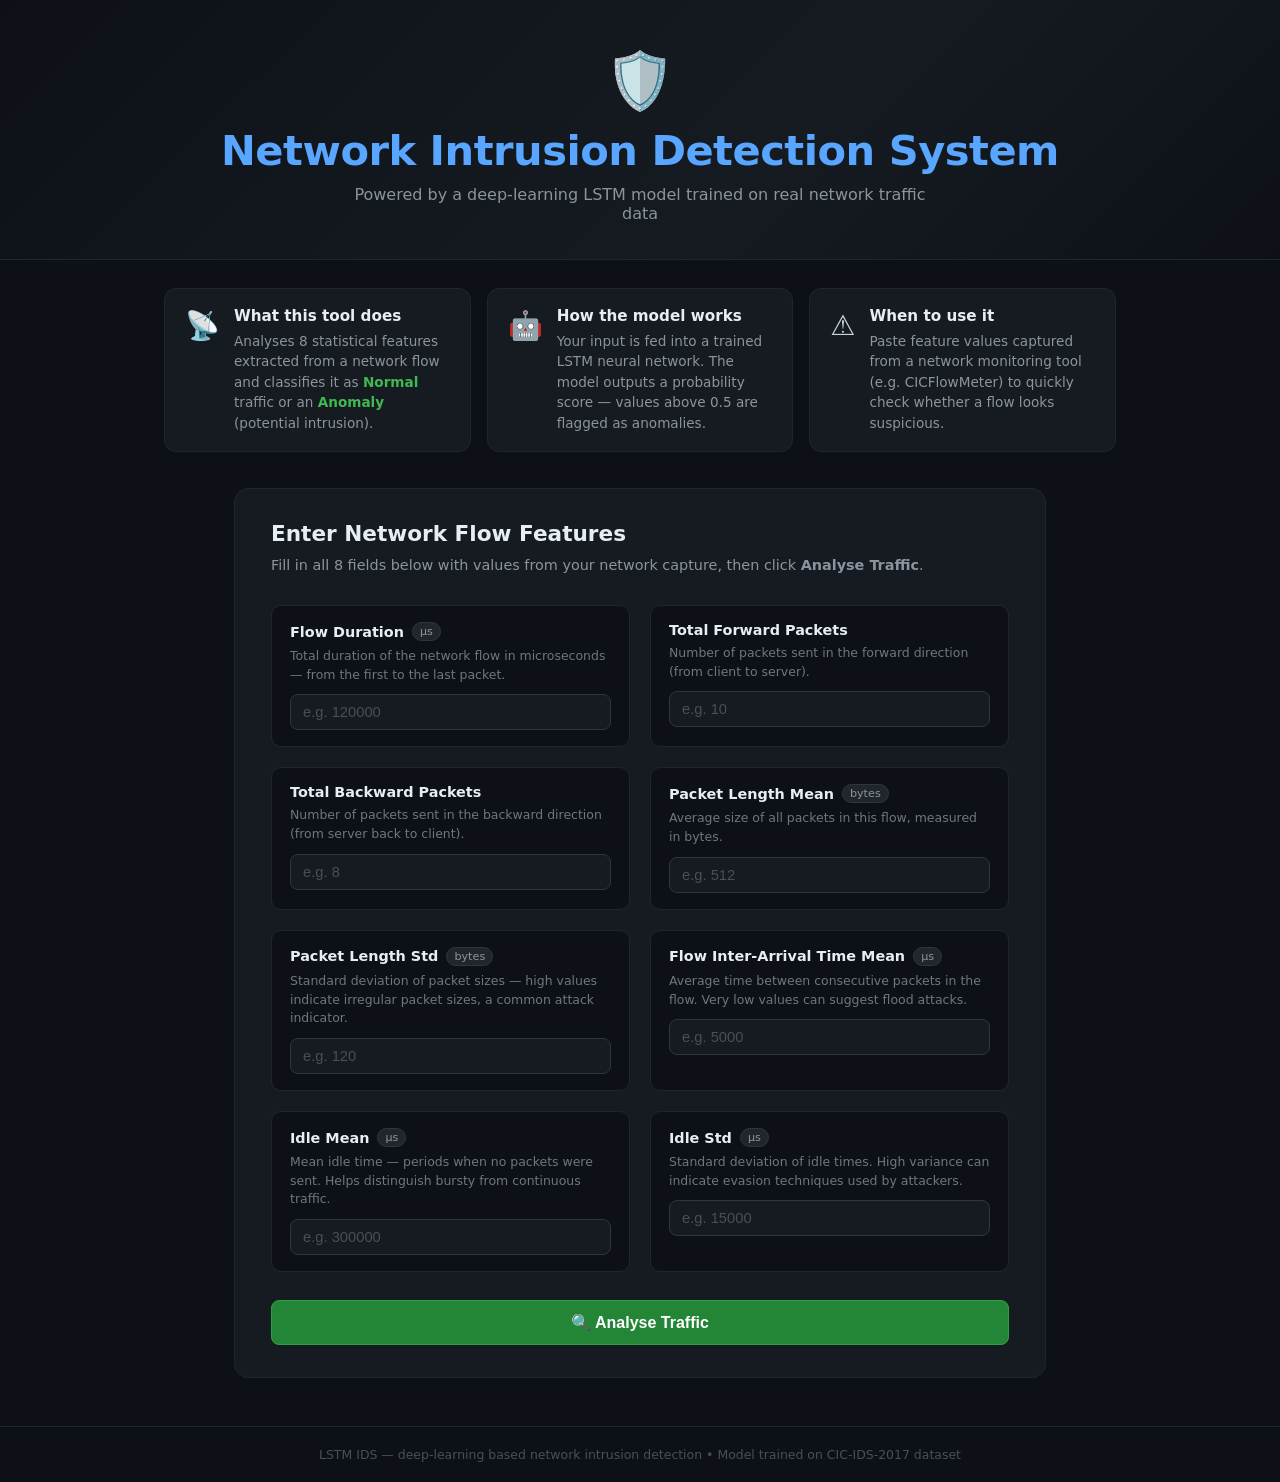
<file: index.html>
<!DOCTYPE html>
<html lang="en">
<head>
  <meta charset="UTF-8">
  <meta name="viewport" content="width=device-width, initial-scale=1.0">
  <title>LSTM Intrusion Detection System</title>
  <link rel="stylesheet" href="style.css">
</head>
<body>

  <!-- Header / Hero -->
  <header class="hero">
    <div class="hero-icon">🛡️</div>
    <h1>Network Intrusion Detection System</h1>
    <p class="hero-subtitle">Powered by a deep-learning LSTM model trained on real network traffic data</p>
  </header>

  <!-- How it works -->
  <section class="info-banner">
    <div class="info-card">
      <span class="info-icon">📡</span>
      <div>
        <strong>What this tool does</strong>
        <p>Analyses 8 statistical features extracted from a network flow and classifies it as <em>Normal</em> traffic or an <em>Anomaly</em> (potential intrusion).</p>
      </div>
    </div>
    <div class="info-card">
      <span class="info-icon">🤖</span>
      <div>
        <strong>How the model works</strong>
        <p>Your input is fed into a trained LSTM neural network. The model outputs a probability score — values above 0.5 are flagged as anomalies.</p>
      </div>
    </div>
    <div class="info-card">
      <span class="info-icon">⚠️</span>
      <div>
        <strong>When to use it</strong>
        <p>Paste feature values captured from a network monitoring tool (e.g. CICFlowMeter) to quickly check whether a flow looks suspicious.</p>
      </div>
    </div>
  </section>

  <!-- Feature input form -->
  <main>
    <div class="form-card">
      <h2 class="form-title">Enter Network Flow Features</h2>
      <p class="form-desc">Fill in all 8 fields below with values from your network capture, then click <strong>Analyse Traffic</strong>.</p>

      <div class="fields-grid">

        <div class="field-group">
          <label for="f1">Flow Duration <span class="badge">µs</span></label>
          <p class="field-desc">Total duration of the network flow in microseconds — from the first to the last packet.</p>
          <input type="number" id="f1" placeholder="e.g. 120000" step="any">
        </div>

        <div class="field-group">
          <label for="f2">Total Forward Packets</label>
          <p class="field-desc">Number of packets sent in the forward direction (from client to server).</p>
          <input type="number" id="f2" placeholder="e.g. 10" step="any">
        </div>

        <div class="field-group">
          <label for="f3">Total Backward Packets</label>
          <p class="field-desc">Number of packets sent in the backward direction (from server back to client).</p>
          <input type="number" id="f3" placeholder="e.g. 8" step="any">
        </div>

        <div class="field-group">
          <label for="f4">Packet Length Mean <span class="badge">bytes</span></label>
          <p class="field-desc">Average size of all packets in this flow, measured in bytes.</p>
          <input type="number" id="f4" placeholder="e.g. 512" step="any">
        </div>

        <div class="field-group">
          <label for="f5">Packet Length Std <span class="badge">bytes</span></label>
          <p class="field-desc">Standard deviation of packet sizes — high values indicate irregular packet sizes, a common attack indicator.</p>
          <input type="number" id="f5" placeholder="e.g. 120" step="any">
        </div>

        <div class="field-group">
          <label for="f6">Flow Inter-Arrival Time Mean <span class="badge">µs</span></label>
          <p class="field-desc">Average time between consecutive packets in the flow. Very low values can suggest flood attacks.</p>
          <input type="number" id="f6" placeholder="e.g. 5000" step="any">
        </div>

        <div class="field-group">
          <label for="f7">Idle Mean <span class="badge">µs</span></label>
          <p class="field-desc">Mean idle time — periods when no packets were sent. Helps distinguish bursty from continuous traffic.</p>
          <input type="number" id="f7" placeholder="e.g. 300000" step="any">
        </div>

        <div class="field-group">
          <label for="f8">Idle Std <span class="badge">µs</span></label>
          <p class="field-desc">Standard deviation of idle times. High variance can indicate evasion techniques used by attackers.</p>
          <input type="number" id="f8" placeholder="e.g. 15000" step="any">
        </div>

      </div><!-- /.fields-grid -->

      <button id="analyseBtn" onclick="sendData()">
        <span id="btnText">🔍 Analyse Traffic</span>
        <span id="btnLoader" class="hidden">⏳ Analysing…</span>
      </button>
    </div><!-- /.form-card -->

    <!-- Result panel -->
    <div id="resultPanel" class="result-panel hidden">
      <div id="resultIcon" class="result-icon"></div>
      <h3 id="resultTitle" class="result-title"></h3>
      <p id="resultDetail" class="result-detail"></p>
      <div class="prob-bar-wrapper">
        <span class="prob-label">Anomaly probability</span>
        <div class="prob-bar-track">
          <div id="probBar" class="prob-bar"></div>
        </div>
        <span id="probValue" class="prob-value"></span>
      </div>
    </div>

    <!-- Error panel -->
    <div id="errorPanel" class="error-panel hidden">
      <span class="error-icon">❌</span>
      <p id="errorMsg"></p>
    </div>

  </main>

  <footer>
    <p>LSTM IDS &mdash; deep-learning based network intrusion detection &bull; Model trained on CIC-IDS-2017 dataset</p>
  </footer>

  <script src="script.js"></script>
</body>
</html>
</file>
<file: style.css>
/* ── Reset & base ── */
*, *::before, *::after { box-sizing: border-box; margin: 0; padding: 0; }

body {
  font-family: 'Segoe UI', system-ui, sans-serif;
  background: #0d1117;
  color: #c9d1d9;
  min-height: 100vh;
  display: flex;
  flex-direction: column;
  align-items: center;
}

/* ── Hero ── */
.hero {
  width: 100%;
  text-align: center;
  padding: 48px 24px 36px;
  background: linear-gradient(135deg, #0d1117 0%, #161b22 60%, #0d1117 100%);
  border-bottom: 1px solid #21262d;
}

.hero-icon { font-size: 56px; margin-bottom: 12px; }

.hero h1 {
  font-size: clamp(1.6rem, 4vw, 2.6rem);
  font-weight: 700;
  color: #58a6ff;
  letter-spacing: -0.5px;
}

.hero-subtitle {
  margin-top: 10px;
  font-size: 1rem;
  color: #8b949e;
  max-width: 600px;
  margin-inline: auto;
}

/* ── Info banner ── */
.info-banner {
  display: flex;
  flex-wrap: wrap;
  gap: 16px;
  justify-content: center;
  padding: 28px 24px;
  max-width: 1000px;
  width: 100%;
}

.info-card {
  display: flex;
  align-items: flex-start;
  gap: 14px;
  background: #161b22;
  border: 1px solid #21262d;
  border-radius: 12px;
  padding: 18px 20px;
  flex: 1 1 260px;
  max-width: 320px;
  transition: border-color 0.2s;
}

.info-card:hover { border-color: #58a6ff; }

.info-icon { font-size: 28px; flex-shrink: 0; margin-top: 2px; }

.info-card strong {
  display: block;
  color: #e6edf3;
  font-size: 0.95rem;
  margin-bottom: 6px;
}

.info-card p {
  font-size: 0.85rem;
  color: #8b949e;
  line-height: 1.5;
}

.info-card em { color: #3fb950; font-style: normal; font-weight: 600; }

/* ── Main / form card ── */
main {
  width: 100%;
  max-width: 860px;
  padding: 0 24px 48px;
}

.form-card {
  background: #161b22;
  border: 1px solid #21262d;
  border-radius: 14px;
  padding: 32px 36px;
  margin-top: 8px;
}

.form-title {
  color: #e6edf3;
  font-size: 1.35rem;
  margin-bottom: 8px;
}

.form-desc {
  color: #8b949e;
  font-size: 0.9rem;
  margin-bottom: 28px;
  line-height: 1.6;
}

/* ── Fields grid ── */
.fields-grid {
  display: grid;
  grid-template-columns: repeat(auto-fill, minmax(340px, 1fr));
  gap: 20px;
  margin-bottom: 28px;
}

.field-group {
  background: #0d1117;
  border: 1px solid #21262d;
  border-radius: 10px;
  padding: 16px 18px;
  transition: border-color 0.2s;
}

.field-group:focus-within { border-color: #58a6ff; }

.field-group label {
  display: flex;
  align-items: center;
  gap: 8px;
  font-size: 0.9rem;
  font-weight: 600;
  color: #e6edf3;
  margin-bottom: 6px;
}

.badge {
  background: #21262d;
  color: #8b949e;
  font-size: 0.7rem;
  font-weight: 500;
  padding: 2px 7px;
  border-radius: 20px;
  border: 1px solid #30363d;
}

.field-desc {
  font-size: 0.78rem;
  color: #6e7681;
  line-height: 1.5;
  margin-bottom: 10px;
}

.field-group input {
  width: 100%;
  padding: 9px 12px;
  background: #161b22;
  color: #c9d1d9;
  border: 1px solid #30363d;
  border-radius: 8px;
  font-size: 0.92rem;
  transition: border-color 0.2s, box-shadow 0.2s;
}

.field-group input:focus {
  outline: none;
  border-color: #58a6ff;
  box-shadow: 0 0 0 3px rgba(88, 166, 255, 0.15);
}

.field-group input::placeholder { color: #484f58; }

/* ── Analyse button ── */
button#analyseBtn {
  display: inline-flex;
  align-items: center;
  gap: 8px;
  padding: 12px 32px;
  background: #238636;
  color: #fff;
  font-size: 1rem;
  font-weight: 600;
  border: 1px solid #2ea043;
  border-radius: 8px;
  cursor: pointer;
  transition: background 0.2s, border-color 0.2s;
  width: 100%;
  justify-content: center;
}

button#analyseBtn:hover:not(:disabled) {
  background: #2ea043;
  border-color: #3fb950;
}

button#analyseBtn:disabled {
  opacity: 0.6;
  cursor: not-allowed;
}

/* ── Result panel ── */
.result-panel {
  margin-top: 24px;
  background: #161b22;
  border: 1px solid #21262d;
  border-radius: 14px;
  padding: 28px 32px;
  text-align: center;
  animation: fadeIn 0.4s ease;
}

.result-panel.anomaly { border-color: #f85149; }
.result-panel.normal  { border-color: #3fb950; }

.result-icon { font-size: 48px; margin-bottom: 12px; }

.result-title {
  font-size: 1.5rem;
  font-weight: 700;
  margin-bottom: 8px;
}

.result-panel.anomaly .result-title { color: #f85149; }
.result-panel.normal  .result-title { color: #3fb950; }

.result-detail {
  font-size: 0.9rem;
  color: #8b949e;
  margin-bottom: 20px;
  line-height: 1.6;
}

.prob-bar-wrapper {
  display: flex;
  align-items: center;
  gap: 12px;
  flex-wrap: wrap;
}

.prob-label {
  font-size: 0.8rem;
  color: #6e7681;
  white-space: nowrap;
}

.prob-bar-track {
  flex: 1;
  background: #21262d;
  border-radius: 20px;
  height: 10px;
  overflow: hidden;
  min-width: 100px;
}

.prob-bar {
  height: 100%;
  border-radius: 20px;
  transition: width 0.6s ease;
}

.result-panel.normal  .prob-bar { background: #3fb950; }
.result-panel.anomaly .prob-bar { background: #f85149; }

.prob-value {
  font-size: 0.85rem;
  font-weight: 600;
  color: #c9d1d9;
  white-space: nowrap;
}

/* ── Error panel ── */
.error-panel {
  margin-top: 24px;
  background: #1c1010;
  border: 1px solid #6e2020;
  border-radius: 14px;
  padding: 20px 28px;
  display: flex;
  align-items: center;
  gap: 12px;
  animation: fadeIn 0.3s ease;
}

.error-icon { font-size: 24px; flex-shrink: 0; }

.error-panel p {
  font-size: 0.9rem;
  color: #f85149;
  line-height: 1.5;
}

/* ── Footer ── */
footer {
  width: 100%;
  text-align: center;
  padding: 20px 24px;
  border-top: 1px solid #21262d;
  color: #484f58;
  font-size: 0.78rem;
  margin-top: auto;
}

/* ── Utilities ── */
.hidden { display: none !important; }

@keyframes fadeIn {
  from { opacity: 0; transform: translateY(8px); }
  to   { opacity: 1; transform: translateY(0); }
}

/* ── Responsive ── */
@media (max-width: 600px) {
  .form-card { padding: 20px 18px; }
  .fields-grid { grid-template-columns: 1fr; }
}
</file>
